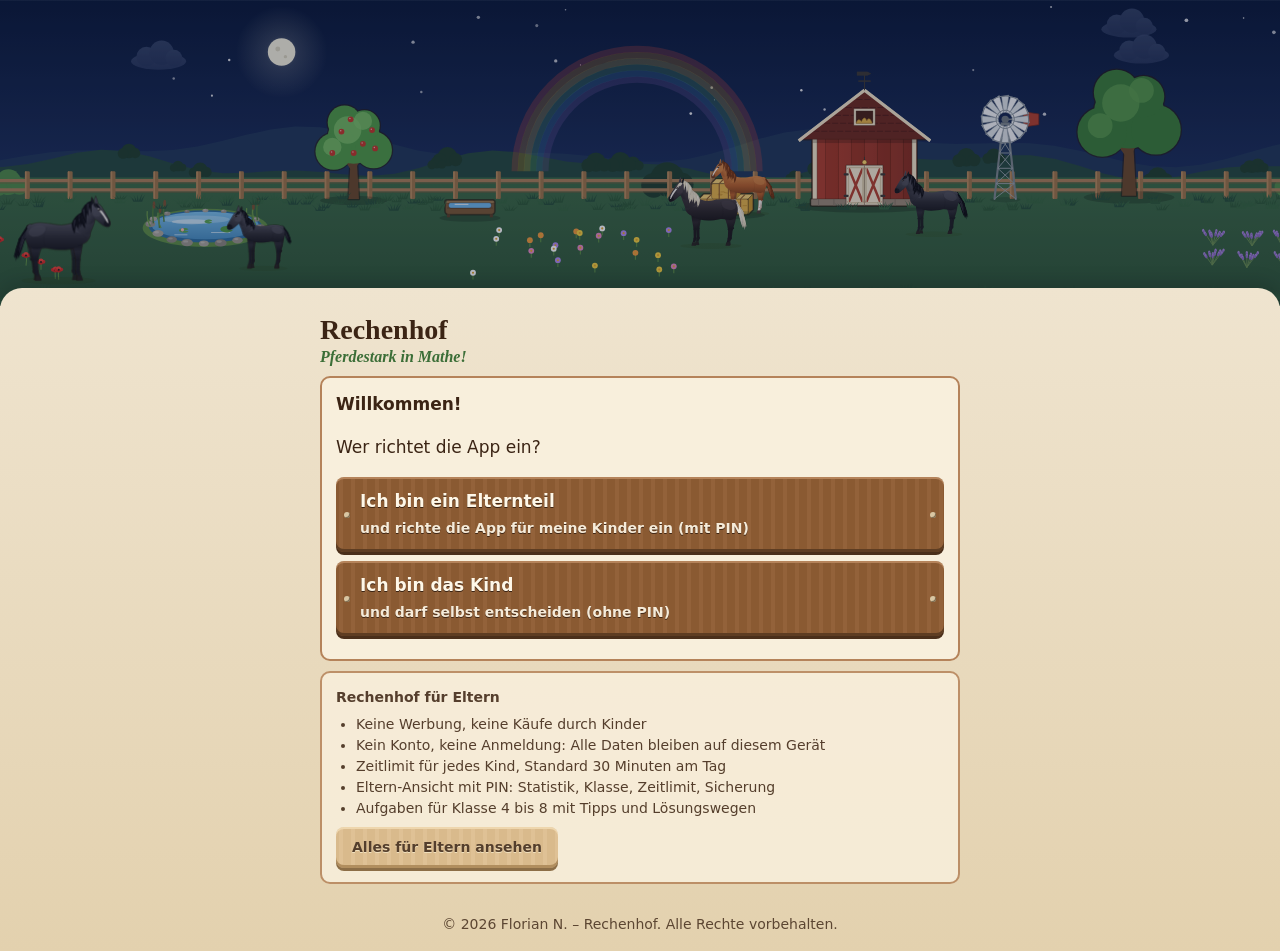
<file: index.html>
<!DOCTYPE html>
<html lang="de">
<head>
<meta charset="utf-8">
<meta name="viewport" content="width=device-width, initial-scale=1">
<!-- Sicherheit (seit 2026-10-21): Nur Dateien der App selbst, kein Netzwerkzugriff nach außen, keine Fremdquellen, Formulare, Rahmen und Plug-ins gesperrt.
     'unsafe-inline' bleibt nötig, weil die App onclick-Attribute und style-Attribute nutzt.
     'file:' steht nur da, damit die App auch per Doppelklick auf die Datei läuft (dort passt 'self' nicht). Eine Webseite darf keine lokalen Dateien laden, im Netz bewirkt es nichts. -->
<meta http-equiv="Content-Security-Policy" content="default-src 'none'; script-src 'self' file: 'unsafe-inline'; style-src 'self' file: 'unsafe-inline'; img-src 'self' file: data: blob:; media-src 'self' file: data: blob:; connect-src 'self' file: data: blob:; manifest-src 'self' file:; worker-src 'self' blob:; base-uri 'none'; form-action 'none'; object-src 'none'; frame-src 'none'">
<title>Rechenhof – Mathe mit Pferd</title>
<meta name="theme-color" content="#4f8a4a">
<meta name="apple-mobile-web-app-capable" content="yes">
<meta name="apple-mobile-web-app-title" content="Rechenhof">
<link rel="manifest" href="manifest.webmanifest">
<link rel="icon" type="image/png" href="icon-192.png">
<link rel="apple-touch-icon" href="apple-touch-icon.png">
<link rel="stylesheet" href="style.css">
</head>
<body>
<svg id="hof" class="hof" aria-hidden="true"></svg>
<div id="fly" hidden><button onclick="flyOff()">Landen</button><span>Wische zum Umschauen, tippe auf ein Pferd.</span></div>
<main id="app"></main>
<script src="aufgaben.js"></script>
<script src="pferd.js"></script>
<script src="hof.js"></script>
<script src="figur.js"></script>
<script src="zeichnung.js"></script>
<script src="qr.js"></script>
<script src="training.js"></script>
<script src="pflege.js"></script>
<script src="menue.js"></script>
<script src="app.js"></script>
<script>
// Offline-Nutzung: nur wenn die App über http(s) geladen wird (nicht per Doppelklick auf die Datei)
if('serviceWorker' in navigator&&/^https?:$/.test(location.protocol))navigator.serviceWorker.register('sw.js').catch(()=>{});
</script>
</body>
</html>
</file>
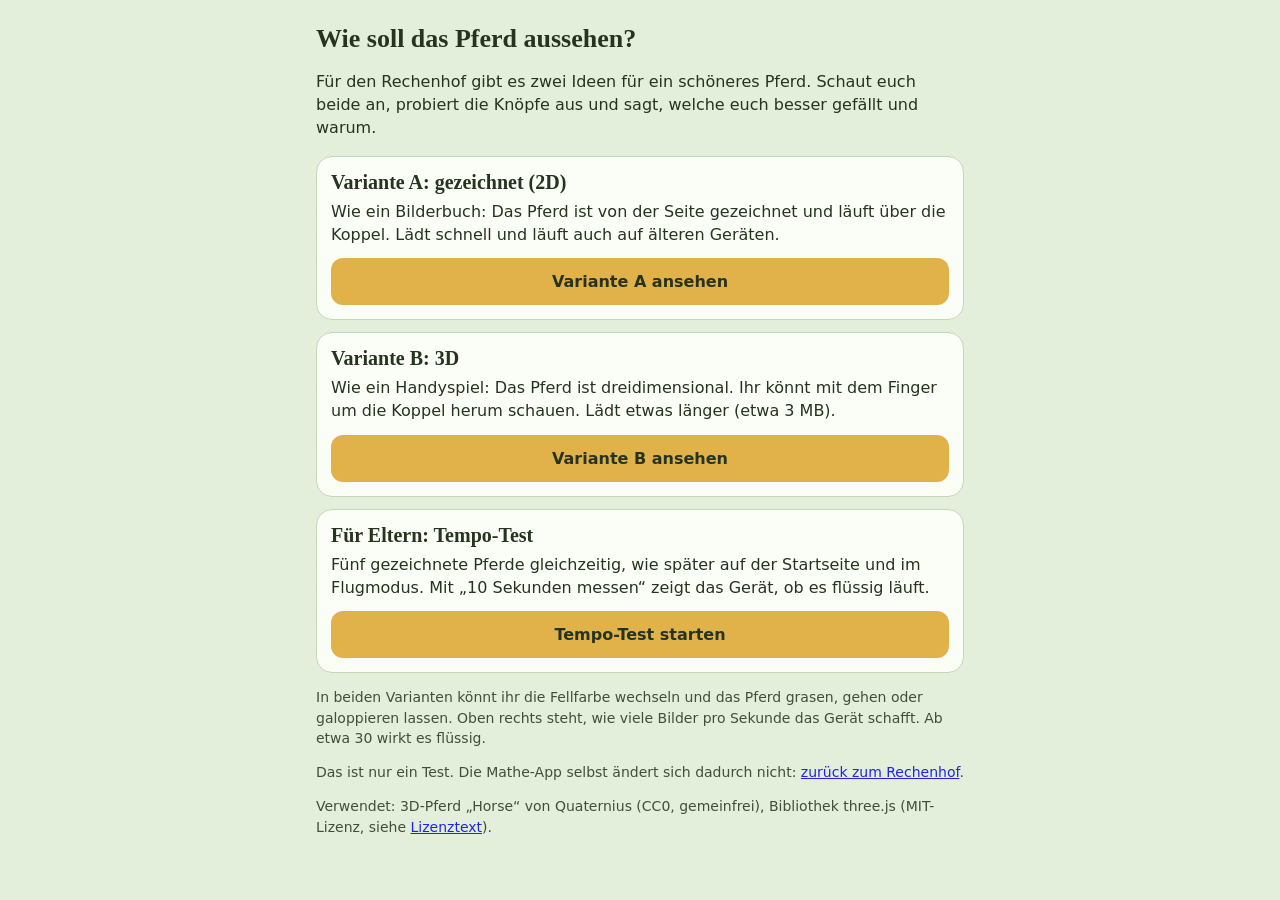
<file: studie/index.html>
<!DOCTYPE html>
<html lang="de">
<head>
<meta charset="utf-8">
<meta name="viewport" content="width=device-width, initial-scale=1">
<title>Rechenhof: Wie soll das Pferd aussehen?</title>
<meta name="theme-color" content="#4f8a4a">
<link rel="icon" type="image/png" href="../icon-192.png">
<link rel="stylesheet" href="studie.css">
</head>
<body>
<div class="seite">
<h1>Wie soll das Pferd aussehen?</h1>
<p>Für den Rechenhof gibt es zwei Ideen für ein schöneres Pferd. Schaut euch beide an, probiert die Knöpfe aus und sagt, welche euch besser gefällt und warum.</p>

<div class="karte">
<h2>Variante A: gezeichnet (2D)</h2>
<p>Wie ein Bilderbuch: Das Pferd ist von der Seite gezeichnet und läuft über die Koppel. Lädt schnell und läuft auch auf älteren Geräten.</p>
<a class="gross" href="2d.html">Variante A ansehen</a>
</div>

<div class="karte">
<h2>Variante B: 3D</h2>
<p>Wie ein Handyspiel: Das Pferd ist dreidimensional. Ihr könnt mit dem Finger um die Koppel herum schauen. Lädt etwas länger (etwa 3 MB).</p>
<a class="gross" href="3d.html">Variante B ansehen</a>
</div>

<div class="karte">
<h2>Für Eltern: Tempo-Test</h2>
<p>Fünf gezeichnete Pferde gleichzeitig, wie später auf der Startseite und im Flugmodus. Mit „10 Sekunden messen“ zeigt das Gerät, ob es flüssig läuft.</p>
<a class="gross" href="herde.html">Tempo-Test starten</a>
</div>

<p class="klein">In beiden Varianten könnt ihr die Fellfarbe wechseln und das Pferd grasen, gehen oder galoppieren lassen. Oben rechts steht, wie viele Bilder pro Sekunde das Gerät schafft. Ab etwa 30 wirkt es flüssig.</p>
<p class="klein">Das ist nur ein Test. Die Mathe-App selbst ändert sich dadurch nicht: <a href="../">zurück zum Rechenhof</a>.</p>
<p class="klein">Verwendet: 3D-Pferd „Horse“ von Quaternius (CC0, gemeinfrei), Bibliothek three.js (MIT-Lizenz, siehe <a href="lib/LICENSE-three.txt">Lizenztext</a>).</p>
</div>
</body>
</html>
</file>
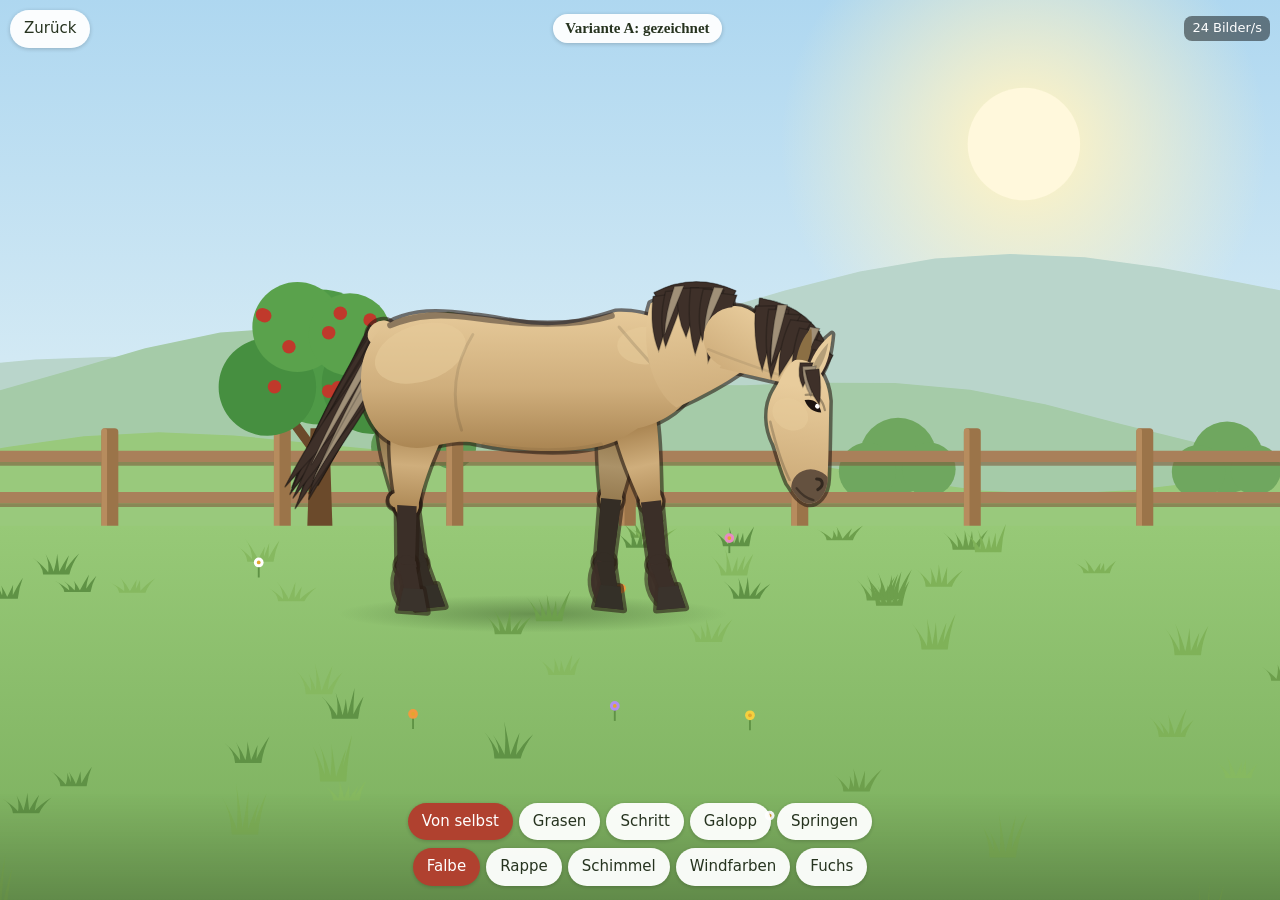
<file: studie/2d.html>
<!DOCTYPE html>
<html lang="de">
<head>
<meta charset="utf-8">
<meta name="viewport" content="width=device-width, initial-scale=1">
<title>Variante A: gezeichnet (2D)</title>
<meta name="theme-color" content="#4f8a4a">
<link rel="icon" type="image/png" href="../icon-192.png">
<link rel="stylesheet" href="studie.css">
</head>
<body>
<div id="szene">
 <svg id="bild" xmlns="http://www.w3.org/2000/svg" role="img" aria-label="Ein Pferd auf der Koppel"></svg>
 <div class="oben"><a class="knopf" href="./">Zurück</a><span class="titel">Variante A: gezeichnet</span><span id="fps" class="fps">–</span></div>
</div>
<div class="leiste">
 <div class="reihe" id="bew">
  <button data-m="auto" class="an">Von selbst</button><button data-m="graze">Grasen</button><button data-m="walk">Schritt</button><button data-m="gallop">Galopp</button><button data-m="jump">Springen</button>
 </div>
 <div class="reihe" id="fell">
  <button data-f="falbe" class="an">Falbe</button><button data-f="rappe">Rappe</button><button data-f="schimmel">Schimmel</button><button data-f="wind">Windfarben</button><button data-f="fuchs">Fuchs</button>
 </div>
</div>
<script src="2d.js"></script>
</body>
</html>
</file>
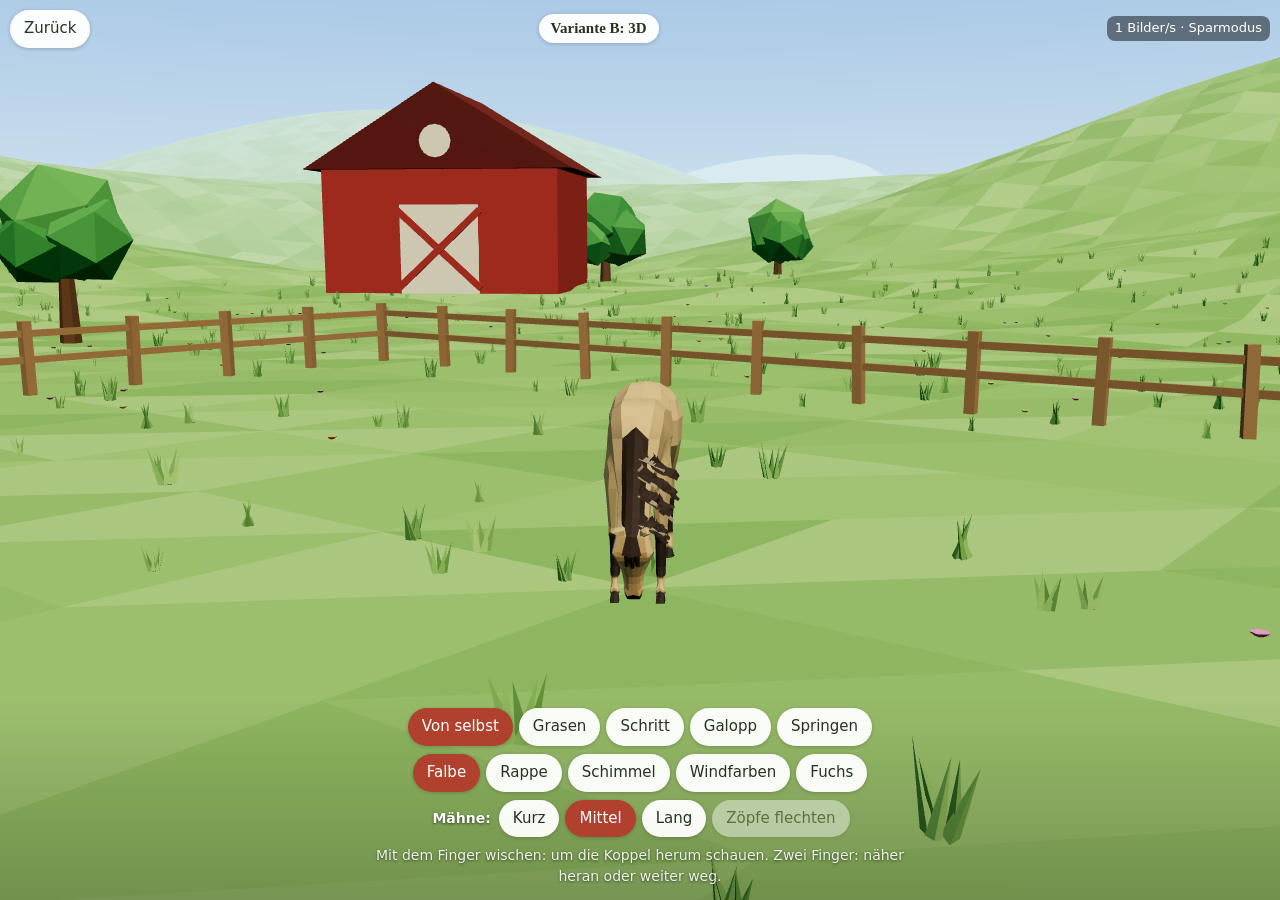
<file: studie/3d.html>
<!DOCTYPE html>
<html lang="de">
<head>
<meta charset="utf-8">
<meta name="viewport" content="width=device-width, initial-scale=1">
<title>Variante B: 3D</title>
<meta name="theme-color" content="#4f8a4a">
<link rel="icon" type="image/png" href="../icon-192.png">
<link rel="stylesheet" href="studie.css">
<script type="importmap">{"imports":{"three":"./lib/three.module.js","three/addons/":"./lib/addons/"}}</script>
</head>
<body>
<div id="szene">
 <div id="laden">Das Pferd wird geladen …</div>
 <div class="oben"><a class="knopf" href="./">Zurück</a><span class="titel">Variante B: 3D</span><span id="fps" class="fps">–</span></div>
</div>
<div class="leiste">
 <div class="reihe" id="bew">
  <button data-m="auto" class="an">Von selbst</button><button data-m="graze">Grasen</button><button data-m="walk">Schritt</button><button data-m="gallop">Galopp</button><button data-m="jump">Springen</button>
 </div>
 <div class="reihe" id="fell">
  <button data-f="falbe" class="an">Falbe</button><button data-f="rappe">Rappe</button><button data-f="schimmel">Schimmel</button><button data-f="wind">Windfarben</button><button data-f="fuchs">Fuchs</button>
 </div>
 <div class="reihe" id="maehne">
  <span class="etikett">Mähne:</span><button data-l="kurz">Kurz</button><button data-l="mittel" class="an">Mittel</button><button data-l="lang">Lang</button><button id="zopf" disabled>Zöpfe flechten</button>
 </div>
 <p class="hinweis klein">Mit dem Finger wischen: um die Koppel herum schauen. Zwei Finger: näher heran oder weiter weg.</p>
</div>
<script type="module" src="3d.js"></script>
</body>
</html>
</file>
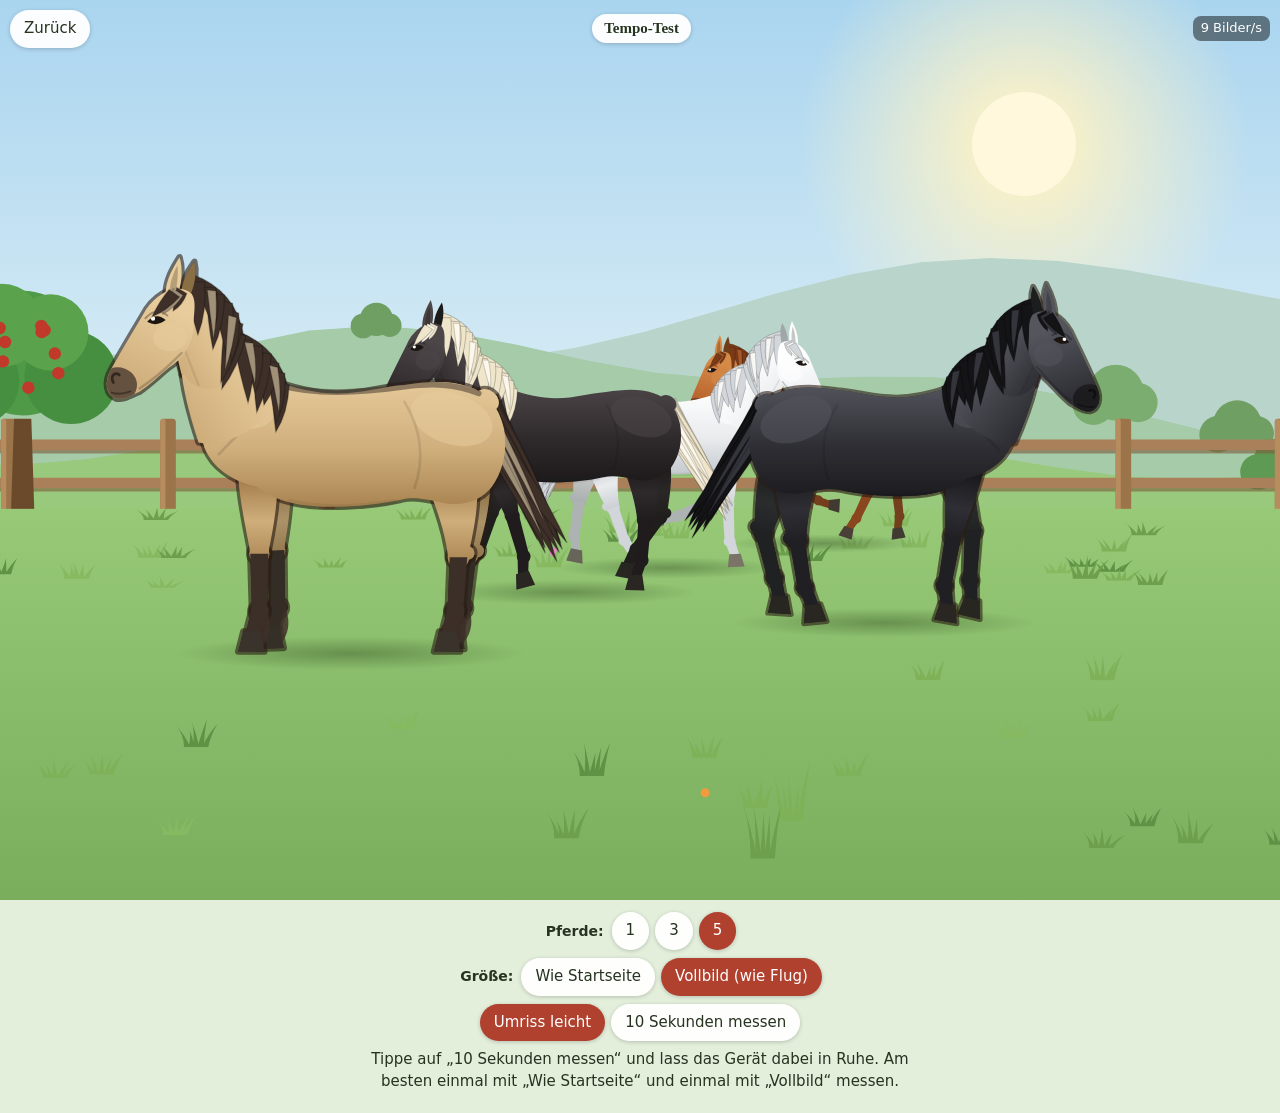
<file: studie/herde.html>
<!DOCTYPE html>
<html lang="de">
<head>
<meta charset="utf-8">
<meta name="viewport" content="width=device-width, initial-scale=1">
<title>Tempo-Test: fünf gezeichnete Pferde</title>
<meta name="theme-color" content="#4f8a4a">
<link rel="icon" type="image/png" href="../icon-192.png">
<link rel="stylesheet" href="studie.css">
<style>
 #szene.kopf{height:34vh;height:34dvh;min-height:210px;max-height:360px}
 #ergebnis{max-width:560px;margin:0 auto;text-align:center;font-size:15px}
 #ergebnis b{font-size:18px}
 .leiste.fest{position:static;background:none;padding:12px 10px 20px}
 .leiste.fest .hinweis,.leiste.fest .etikett{color:inherit;text-shadow:none}
</style>
</head>
<body>
<div id="szene">
 <svg id="bild" xmlns="http://www.w3.org/2000/svg" role="img" aria-label="Fünf Pferde auf der Koppel"></svg>
 <div class="oben"><a class="knopf" href="./">Zurück</a><span class="titel">Tempo-Test</span><span id="fps" class="fps">–</span></div>
</div>
<div class="leiste fest">
 <div class="reihe" id="anzahl"><span class="etikett">Pferde:</span><button data-n="1">1</button><button data-n="3">3</button><button data-n="5" class="an">5</button></div>
 <div class="reihe" id="groesse"><span class="etikett">Größe:</span><button data-g="kopf">Wie Startseite</button><button data-g="voll" class="an">Vollbild (wie Flug)</button></div>
 <div class="reihe"><button id="umriss" class="an">Umriss an</button><button id="messen">10 Sekunden messen</button></div>
 <p id="ergebnis" class="hinweis">Tippe auf „10 Sekunden messen“ und lass das Gerät dabei in Ruhe. Am besten einmal mit „Wie Startseite“ und einmal mit „Vollbild“ messen.</p>
</div>
<script src="herde.js"></script>
</body>
</html>
</file>
<file: style.css>
:root{--bg:#e3eedb;--ink:#26331f;--bar:#b0412f;--hay:#e2b24a;--gr:#4f8a4a;--card:#fbfdf7;--line:#c5d6ba;--sky:#cfe5ef;--h1:#8fbf7c;--h2:#a9cf98}
@media(prefers-color-scheme:dark){:root{--bg:#1a281b;--ink:#e8f0e2;--card:#25392a;--line:#3f5a40;--sky:#223a4c;--h1:#2f5a3a;--h2:#3a6b45}}
*{box-sizing:border-box}
body{margin:0;background:var(--bg);color:var(--ink);font:17px/1.5 "Trebuchet MS","Segoe UI",system-ui,sans-serif}
/* Weide als Hintergrund: Szene oben fest, Inhalt schiebt sich wie ein Blatt darüber */
main{position:relative;z-index:1;margin:0;margin-top:calc(var(--wh,0px) - 18px);padding:18px 16px 48px;min-height:calc(100vh - var(--wh,0px) + 18px);background:var(--bg);border-radius:22px 22px 0 0;box-shadow:0 -6px 18px #0002}
.in{max-width:640px;margin:0 auto}
body.nohof main{margin-top:0;min-height:100vh;border-radius:0;box-shadow:none}
.hof{position:fixed;left:0;top:0;width:100%;height:var(--wh,0px);z-index:0;display:none;touch-action:pan-y;background:#cfe5ef}
body.fly{overflow:hidden}
body.fly .hof{height:100%;z-index:60;touch-action:none;cursor:grab}
body.fly main{display:none}
#fly{position:fixed;left:10px;top:10px;z-index:70;display:flex;gap:10px;align-items:center;flex-wrap:wrap;max-width:calc(100% - 20px)}
#fly[hidden]{display:none}
#fly span{color:#fff;font-size:14px;text-shadow:0 1px 3px #000a}
#fly button{background:#fffd;color:#26331f;border:0}
/* Countdown vor der Hof-Sperre: unten in der Mitte, auch über dem Rundflug */
#sperre{position:fixed;left:50%;bottom:18px;transform:translateX(-50%);z-index:80;background:#fffbe9;color:#26331f;border:2px solid #e2b24a;border-radius:16px;padding:8px 16px;font-size:17px;box-shadow:0 4px 14px #0003;white-space:nowrap}
#sperre b{display:inline-block;min-width:1.4em;text-align:center;font-size:22px;color:#b0412f}
#sperre[hidden]{display:none}
h1{font:700 28px "Palatino Linotype",Palatino,Georgia,serif;margin:8px 0}h2{font:700 20px "Palatino Linotype",Palatino,Georgia,serif;margin:20px 0 8px}
.card{background:var(--card);border:1px solid var(--line);border-radius:14px;padding:14px;margin:10px 0}
button,select,input{font:inherit;color:inherit}
button{background:var(--bar);color:#fff;border:0;border-radius:10px;padding:10px 16px;cursor:pointer}
button.alt{background:transparent;color:var(--ink);border:1px solid var(--line)}
button.go{background:var(--hay);color:#26331f;font-weight:700}
button.big{width:100%;text-align:left;margin:6px 0;display:flex;justify-content:space-between;align-items:center;background:var(--card);color:var(--ink);border:1px solid var(--line)}
button:focus-visible,input:focus-visible,select:focus-visible{outline:3px solid var(--hay);outline-offset:2px}
input,select{background:var(--card);border:1px solid var(--line);border-radius:10px;padding:10px;margin:4px 4px 4px 0}
.row{display:flex;gap:8px;flex-wrap:wrap;align-items:center}.sp{justify-content:space-between}
.dots i{display:inline-block;width:10px;height:10px;border-radius:50%;background:var(--line);margin-left:3px}.dots i.on{background:var(--gr)}
.bar{height:10px;background:var(--line);border-radius:5px;overflow:hidden}.bar b{display:block;height:100%;background:var(--hay)}
.scene{width:100%;border-radius:14px;display:block}.q{font-size:clamp(17px,5vw,22px);white-space:pre-line;margin:12px 0}
#ans{font-size:clamp(19px,5.6vw,24px);width:100%;max-width:240px}
/* Koppeln-Ansicht: Karten je Koppel, Zeilen mit Pferden und Umzugsknöpfen */
.koppel.zu{opacity:.8}.pferdzeile{display:flex;justify-content:space-between;align-items:center;gap:6px;flex-wrap:wrap;padding:6px 0;border-top:1px solid var(--line)}
.card.pferdzeile{border-top:0;padding:8px 12px}button.klein{padding:4px 9px;font-size:13px;margin:2px 0 2px 4px}
/* Wunschbaum: Bild des eigenen Pferds bei den Abzeichen */
.abz{text-align:center;padding:4px}.abz svg{width:100%;max-width:200px}
/* Themen-Kategorien: Schulstoff, Mathe-Olympiade & Knobeln, aufklappbar Wiederholen */
.kat{font-size:15px;margin:14px 0 6px;color:var(--gr);text-transform:none}
details.wdh{margin-top:14px;border:1px solid var(--line);border-radius:12px;padding:6px 10px;background:var(--card)}
details.wdh summary{cursor:pointer;font-weight:bold;padding:6px 0}
/* Zeichnungen zu Geometrie-Aufgaben (zeichnung.js), Farben passen sich an Hell und Dunkel an */
.zeich{display:block;width:100%;max-width:340px;margin:10px 0 0;background:var(--card);border:1px solid var(--line);border-radius:12px}
.zeich .zf{fill:var(--bg);stroke:var(--ink);stroke-width:2;stroke-linejoin:round}
.zeich .zl{fill:none;stroke:var(--ink);stroke-width:1.4;stroke-linecap:round}
.zeich .zd{stroke-dasharray:5 4}.zeich .zdick{stroke-width:3}.zeich .zduenn{stroke-width:1;opacity:.55}
.zeich .zleiter{fill:none;stroke:#a0703c;stroke-width:4;stroke-linecap:round}
.zeich .zb{fill:none;stroke:var(--gr);stroke-width:1.6}.zeich .zbr{fill:none;stroke:var(--bar);stroke-width:2.2}
.zeich .zp{fill:var(--ink)}.zeich .zpa{fill:var(--hay);stroke:var(--ink);stroke-width:1.2}
.zeich text{font-size:14px;text-anchor:middle;dominant-baseline:middle;fill:var(--ink)}
/* Sudoku (seit 2026-10-19): Feld, markiertes Feld, dünne Linien, dicke Kastenlinien, vorgegebene Zahlen */
.zeich .zsf{fill:var(--card)}.zeich .zsm{fill:var(--hay);opacity:.45}.zeich .zsd{stroke:var(--ink);stroke-width:.6;opacity:.45}
.zeich .zsk{stroke:var(--ink);stroke-width:2.2}.zeich .zst{font-weight:600}
.zeich .zh{paint-order:stroke;stroke:var(--bg);stroke-width:5px;stroke-linejoin:round}
.zeich .zr{fill:var(--bar);font-weight:bold;font-size:15px}.zeich .zn{font-size:15px;font-style:italic;font-weight:bold}
/* Eingabefeld mit Einheit dahinter (z. B. °, cm, €) */
.antw{display:flex;align-items:center;gap:10px;max-width:300px}
/* Figuren winken beim Antippen (seit 2026-10-19) */
#hof .fig,.figmini{cursor:pointer}
/* Besuch per Code (seit 2026-10-20): QR-Code immer schwarz auf weiß (auch im dunklen Modus), mit Rand zum Scannen */
.qrbox{display:inline-block;background:#fff;padding:8px;border-radius:12px;line-height:0}.qr{display:block;max-width:100%;height:auto}
/* Kein blauer Tipp-Kasten und keine Markierung beim Antippen von Hof und Figur (Android-Browser, seit 2026-10-19) */
#hof,.figmini,.scene{-webkit-tap-highlight-color:transparent;-webkit-user-select:none;user-select:none;-webkit-touch-callout:none}
#hof:focus,#hof *:focus,.figmini:focus{outline:none}
/* Kopf der Aufgabe: Themenname darf umbrechen, der Apfelzähler bleibt oben rechts */
.qthema{flex:1;min-width:0;text-align:center}#apz{flex:none}.qthema .dots{white-space:nowrap}
.row.qkopf{flex-wrap:nowrap}
/* Antwortzeile (seit 2026-10-19): Eingabefeld mit Einheit und "Prüfen" nebeneinander, gleich hoch; Tipp als Link darunter */
.antwort{display:flex;gap:10px;align-items:stretch;max-width:440px;margin:8px 0 2px}
.antwort .antw{flex:1;min-width:0;max-width:none}.antwort #ans{max-width:none;min-width:0;margin:0}
/* Fokusrahmen um das ganze Antwortfeld samt Einheit (seit 2026-10-28, Brain Dump): Vorher lag er nur um das Eingabefeld darin,
   schnitt so den Rahmen des Felds und endete vor der Einheit (z. B. €). :focus-within statt :has() und beim Feld nur :focus
   (eine Liste mit :focus-visible würden Browser ohne :focus-visible ganz verwerfen), damit es auch ältere Browser können. */
.antwort .antw:focus-within{outline:3px solid var(--hay);outline-offset:2px}
.antwort .antw #ans:focus{outline:none}
button.pruefen{padding:0 22px;font-size:18px;flex:none}
button.tipp{background:none;color:var(--ink);border:0;padding:8px 2px;font-size:15px;opacity:.75;text-decoration:underline;text-underline-offset:3px}
.einheit{font-size:clamp(19px,5.6vw,24px);font-weight:bold;white-space:nowrap}
.ok{color:var(--gr)}.no{color:var(--bar)}.small{font-size:14px;opacity:.85}
.badge{display:inline-block;background:var(--hay);color:#26331f;border-radius:14px;padding:2px 12px;margin:3px;font-size:14px}
.badge.off{background:var(--line);color:var(--ink);opacity:.6}
.grid{display:grid;grid-template-columns:repeat(auto-fill,minmax(110px,1fr));gap:8px}
.pick{background:var(--card);color:var(--ink);border:2px solid var(--line);border-radius:12px;padding:6px;text-align:center;font-size:14px}
button:disabled{opacity:.55;cursor:not-allowed}.pick.gesperrt svg{filter:grayscale(1) opacity(.7)}
.pick.on{border-color:var(--bar)}.pick svg{width:100%;display:block}
.ap{display:inline-flex;align-items:center;gap:4px;font-weight:700}
@keyframes jump{0%,100%{transform:translateY(0)}40%{transform:translateY(calc(var(--a)*-1))}}@keyframes gal{0%,100%{transform:translateX(0)}50%{transform:translateX(var(--a))}}@keyframes wig{0%,100%{transform:rotate(0)}25%{transform:rotate(-5deg)}75%{transform:rotate(5deg)}}@keyframes aus{0%,40%,80%,100%{transform:translateY(0)}20%,60%{transform:translateY(calc(var(--a)*-1))}}
.an-jump,.an-hop{animation:jump .9s ease-out .5s}.an-gal{animation:gal 1.2s ease-in-out .5s}.an-wig{animation:wig .8s ease-in-out .5s;transform-origin:160px 160px}.an-aus{animation:aus 1.1s ease-out .5s}.now{animation-delay:0s!important}
@keyframes hrt{0%{opacity:0;transform:translateY(0)}15%{opacity:1}100%{opacity:0;transform:translateY(-36px)}}.hrt{animation:hrt 1.3s ease-out both}
/* Gras im Wind (seit 2026-10-19): das vordere Gras wiegt sich, nicht bei ruhigem Hintergrund oder "Bewegung reduzieren" */
#hof #hv{animation:wind 3.4s ease-in-out infinite alternate;transform-box:fill-box;transform-origin:50% 100%}
@keyframes wind{from{transform:skewX(-7deg)}to{transform:skewX(6deg)}}
#hof.ruhig #hv{animation:none}
/* Aufgaben-Animationen (seit 2026-10-19) */
@keyframes rein{from{opacity:0;transform:translateY(14px)}to{opacity:1;transform:none}}
.rein{animation:rein .35s ease-out both}.rein2{animation:rein .35s ease-out .12s both}
.bar b{transition:width .6s ease}
@keyframes wackel{0%,100%{transform:translateX(0)}20%{transform:translateX(-7px)}40%{transform:translateX(6px)}60%{transform:translateX(-4px)}80%{transform:translateX(2px)}}
.wackel{animation:wackel .45s ease-in-out}
.funkeln{position:relative}.sterne{position:absolute;left:0;top:0;pointer-events:none}
.sterne i{position:absolute;left:var(--x);top:var(--y);width:13px;height:13px;background:var(--hay);clip-path:polygon(50% 0,61% 39%,100% 50%,61% 61%,50% 100%,39% 61%,0 50%,39% 39%);animation:funkel .9s ease-out var(--d) both}
@keyframes funkel{0%{opacity:0;transform:scale(.2) rotate(0)}40%{opacity:1;transform:scale(1.25) rotate(40deg)}100%{opacity:0;transform:scale(.4) rotate(90deg)}}
@keyframes pop{0%{transform:scale(.3);opacity:0}100%{transform:scale(1);opacity:1}}
.pop{animation:pop .5s cubic-bezier(.2,1.6,.4,1) .25s both}
#apz{display:inline-block}.puls{animation:puls .4s ease-out}@keyframes puls{50%{transform:scale(1.35)}}
.flugapfel{position:fixed;left:0;top:0;z-index:95;pointer-events:none;width:16px;height:16px}
.konfetti{position:fixed;inset:0;pointer-events:none;z-index:90;overflow:hidden}
.konfetti i{position:absolute;top:-30px;width:9px;height:14px;border-radius:2px;animation:fall var(--t) cubic-bezier(.3,.1,.6,1) var(--d) both}
.konfetti i.hu{width:auto;height:auto;background:none}
@keyframes fall{0%{transform:translateY(0) rotate(0);opacity:1}85%{opacity:1}100%{transform:translateY(105vh) rotate(var(--r));opacity:0}}
@media(prefers-reduced-motion:reduce){[class^=an-],.hrt,.rein,.rein2,.wackel,.sterne i,.pop,.puls,#hof #hv{animation:none}.sterne{display:none}.bar b{transition:none}}
/* Gezeichnetes Pferd (pferd.js): Farben kommen als CSS-Variablen vom jeweiligen Pferd.
   Umriss leicht (fest): Haare, Glanz und Details bekommen keinen Rand, hintere Pferde gar keinen. Sparmodus: Klasse ohneUmriss. */
.kK{fill:var(--gK)}.kN{fill:var(--gN)}.kN2{fill:var(--gN2)}.kH{fill:var(--gH)}.kKf{fill:var(--fk3)}.bO{fill:var(--gB)}.bOf{fill:var(--gBf)}.bU{fill:var(--u)}.bUf{fill:var(--fu)}
/* Weiße Socken je Bein (pferd.js), fernes Bein etwas dunkler */
.sock{fill:#f1eee6}.sockF{fill:#d4d1c8}
.hu{fill:var(--huf)}.hf{fill:var(--fhuf)}.ha1{fill:var(--h1);stroke:#000;stroke-opacity:.22;stroke-width:.8}.ha2{fill:var(--h2);stroke:#000;stroke-opacity:.18;stroke-width:.8}
.glanz{fill:var(--k1);opacity:.55}.maul{fill:var(--maul);opacity:.8}.beh{fill:var(--h1);opacity:calc(var(--beh) * .85)}.aal{fill:none;stroke:var(--u);stroke-width:3.4;stroke-linecap:round;opacity:var(--aal)}
.fleck{fill:#f4f1ea;opacity:var(--sch)}.blesse{fill:#f4f1ea;opacity:var(--bl)}.gummi2d{fill:var(--gu);stroke:#0004;stroke-width:.6}.schatten2d{fill:#2d4a1f;opacity:.22}
.umriss{stroke:#2a1d14;stroke-width:3.8;stroke-linejoin:round;opacity:.6;--ohneUm:none}.fuell{stroke:none}/* Deckkraft am ganzen Umriss statt je Teil (seit 2026-10-25): überlappende Striche werden nicht mehr dunkler (Kehle, Brust, Beinansätze) */
.ha1,.ha2,.glanz,.maul,.aal,.beh,.det,.fleck,.blesse,.gummi2d{display:var(--ohneUm,inline)}
.hinten .umriss,.ohneUmriss .umriss{display:none}
/* Copyright-Vermerk als Fußzeile unten auf jeder Seite (seit 2026-10-25).
   Seit 2026-10-27 am unteren Rand (Brain Dump): main ist eine Flex-Spalte und mindestens so hoch wie der freie Bildschirm, der Inhaltsblock .in
   wächst mit, die Zeile steht danach im normalen Textfluss. Auf kurzen Seiten landet sie am Bildschirmrand, auf langen nach dem Inhalt,
   und sie kann nichts überdecken (auch nicht bei großer Schrift). 100dvh nur, wo der Browser es kennt (sonst gilt 100vh von oben). */
main{display:flex;flex-direction:column;padding-bottom:16px}
#app>.in{flex:1 0 auto;width:100%}
.copyright{text-align:center;margin:20px 0 0;opacity:.8}
@supports (height:100dvh){main{min-height:calc(100dvh - var(--wh,0px) + 18px)}body.nohof main{min-height:100dvh}}
/* Während des Countdowns vor der Hof-Sperre (unten in der Mitte) die Zeile ausblenden, sie läge sonst darunter (Klasse aus countdown() in app.js) */
body.cdlauf .copyright{visibility:hidden}
/* Umriss der Hofgegenstände (hof.js, umrGruppe): .umr ist die Kopie mit dickem Strich unter der Zeichnung, .ufuell die Zeichnung ohne Strich, .uin mit feinen Innenlinien. Im Sparmodus fällt der Umriss weg. */
.umr{stroke:#2a1d14;stroke-width:1.7;stroke-linejoin:round;opacity:.6}.ufuell{stroke:none}.uin{stroke:#3a261466;stroke-width:.55;stroke-linejoin:round}.ohneUmriss .umr{display:none}
/* 3D-Fenster (nur ausgewachsene Pferde); im Wunschbaum bleibt es beim Scrollen oben stehen */
.d3{position:relative;height:220px;border-radius:14px;overflow:hidden;margin:10px 0;background:linear-gradient(#cfe5ef 0%,#e6f2ea 70%,#d8ebcc 100%);border:1px solid var(--line)}
.d3.kleb{position:sticky;top:6px;z-index:3;box-shadow:0 4px 14px #0003}
.d3 canvas{position:absolute;inset:0;width:100%;height:100%;display:block;cursor:grab}
.d3text,.d3fehler{position:absolute;inset:0;display:flex;align-items:center;justify-content:center;text-align:center;padding:12px;font-size:14px;color:#26331f;opacity:.8}
.d3fehler,.d3.bereit .d3text,.d3.fehler .d3text{display:none}.d3.fehler .d3fehler{display:flex}
@media(prefers-color-scheme:dark){.d3{background:linear-gradient(#2a4558 0%,#2c4a3a 70%,#2f5a3a 100%)}.d3text,.d3fehler{color:#e8f0e2}}
.gummi{display:inline-block;width:12px;height:12px;border-radius:50%;border:1px solid #0004;vertical-align:-1px}
table{width:100%;border-collapse:collapse;font-size:15px}td,th{padding:5px 4px;border-bottom:1px solid var(--line);text-align:left}
/* Schriftgröße nicht vom Browser aufblähen lassen (seit 2026-10-21) */
html{-webkit-text-size-adjust:100%;text-size-adjust:100%}
/* Wunschbaum (seit 2026-10-21): Trennlinien zwischen den Bereichen, Fortschrittsbalken zur Freischaltung, Bilder der Hof-Gegenstände */
section.wb{border-top:1px solid var(--line);margin-top:16px}section.wb>h2{margin-top:12px}
.xpb{position:relative;display:block;height:24px;margin:6px 0;border-radius:12px;background:var(--line);overflow:hidden;font-size:13px;line-height:24px;text-align:center;color:var(--ink)}
.xpb i{position:absolute;left:0;top:0;bottom:0;background:var(--hay);opacity:.6}.xpb span{position:relative;font-weight:bold}
.xpb.klein{height:16px;line-height:16px;font-size:11px;margin:4px 0 0}
svg.itb{display:block;width:100%;height:56px;margin:0 auto 4px}
/* Regen und Schnee als eigene Ebene über dem Hof (seit 2026-10-21): wird nur verschoben, nicht neu gezeichnet (schont das Fire-Tablet) */
#hwetter{position:fixed;left:0;top:0;width:100%;height:var(--wh,0px);z-index:0;pointer-events:none;overflow:hidden;display:none}
body.fly #hwetter{height:100%;z-index:61}body.nohof #hwetter{visibility:hidden}
#hwetter svg{position:absolute;left:0;top:-100%;width:100%;height:200%;will-change:transform;animation:fallen 1s linear infinite}
#hwetter .pendel{position:absolute;inset:0;animation:pendel 4.5s ease-in-out infinite alternate}
@keyframes fallen{from{transform:translateY(0)}to{transform:translateY(50%)}}
@keyframes pendel{from{transform:translateX(calc(var(--sw,0%) * -1))}to{transform:translateX(var(--sw,0%))}}
#hwetter.ruhig svg,#hwetter.ruhig .pendel{animation-play-state:paused}
/* Heuballen raschelt beim Antippen (seit 2026-10-21) */
#hof .raschel{animation:raschel .6s ease-in-out;transform-box:fill-box;transform-origin:50% 100%}
@keyframes raschel{0%,100%{transform:rotate(0)}20%{transform:rotate(-2deg)}40%{transform:rotate(2deg)}60%{transform:rotate(-1.5deg)}80%{transform:rotate(1deg)}}
@media(prefers-reduced-motion:reduce){#hwetter svg,#hwetter .pendel,#hof .raschel{animation:none}}
/* Hinweis beim Hineinscrollen mit etwas Abstand zum Bildschirmrand (seit 2026-10-21) */
#app p.no{scroll-margin:24px}
/* Training (seit 2026-10-22): Longierzirkel, Sterne, Zeitbalken */
.trsz{width:100%;max-width:560px;display:block;margin:8px auto;border-radius:14px}
.trs{color:#d9a21b;font-size:19px;letter-spacing:1px;white-space:nowrap}.trs i{font-style:normal;color:var(--line)}
.trk{padding:10px 12px}.trk .go{margin-top:6px}
.bar.trzeit{height:12px;margin:6px 0}.bar.trzeit b{transition:none;background:#e2b24a}
.trinfo{font-size:17px;margin:10px 0 4px}
/* PIN vergessen (seit 2026-10-22): kleines "i" auf der PIN-Seite, erst nach 5 schnellen Tipps sichtbar */
.pinkarte{position:relative}.pini{position:absolute;right:10px;top:10px;width:28px;height:28px;min-height:0;padding:0;border-radius:50%;font:italic bold 15px Georgia,serif;line-height:26px}
/* Erklärseite für Eltern und PIN-Sperre (seit 2026-10-24) */
ul.info{margin:6px 0 0;padding-left:20px}ul.info li{margin:5px 0}
.pinzu{border-color:#c0392b}.pinzu b{color:#c0392b}
button.big:disabled{opacity:.5}
/* Schulstoff "im Unterricht schon dran" in der Eltern-Ansicht (seit 2026-10-24) */
details.ndl{margin:6px 0}details.ndl summary{cursor:pointer;font-size:15px}.ndz{display:block;margin:4px 0;font-size:15px}.ndz input{width:auto;min-height:0;margin-right:6px}
/* Gesundheit und Pflege (seit 2026-10-25, pflege.js): Glücks-Hufeisen erscheint nach dem ersten Hufschmied */
@keyframes gpEin{from{opacity:0}to{opacity:1}}#hof .glueck.neu{animation:gpEin 1.2s ease-out}.gpk button{margin-top:6px}
/* Ansichten "Bunte Kacheln" (B) und "Turnier" (C), seit 2026-10-26 (menue.js). Klassen mit m vorn, damit nichts mit dem Rest kollidiert. */
/* --mgrau: Beschriftung der Leiste (C), --mleer: leere Sterne, --mgold: volle Sterne, --mon: aktiver Knopf der Leiste */
:root{--mrand:#eadfc6;--mgrau:#5f6155;--mleer:#a3a596;--mgold:#c08a10;--mon:#b0412f}
@media(prefers-color-scheme:dark){:root{--mrand:#3f5a40;--mgrau:#b6c2ae;--mleer:#6e8269;--mgold:#e8b84e;--mon:#f0b44a}}
button.mk{display:flex;align-items:center;gap:12px;width:100%;text-align:left;margin:8px 0;padding:10px 12px;color:var(--ink);background:var(--card);border:0;font-weight:400}
.mwt{flex:1;min-width:0}
/* Auswahlseite */
button.mwahl{justify-content:flex-start;gap:14px;padding:10px 12px}button.mwahl.on{border:2px solid var(--bar)}.mvor{flex:none;line-height:0}
.mlinks{justify-content:center;margin-top:16px}.mlinks button{padding:7px 13px;font-size:15px}
/* B: Kinder auf der Startseite, Kopf der Kind-Ansicht */
button.mkind{border-radius:18px;box-shadow:0 3px 10px #0002}button.mkind b{font-size:18px}
.mbild{width:76px;height:70px;border-radius:16px;display:grid;place-items:center;overflow:hidden;flex:none}.mbild svg{display:block}
.mkopf{display:flex;align-items:center;gap:10px;margin:10px 0 2px}.mkopf b{font-size:19px}
.mava{width:56px;height:56px;border-radius:50%;background:var(--card);box-shadow:0 2px 6px #0002;display:grid;place-items:end center;overflow:hidden;flex:none}.mava svg{display:block}
.mkt{flex:1;min-width:0;line-height:1.3}
/* B: Kacheln (helle Farben mit dunkler Schrift, auch im dunklen Modus) */
.mgrid{display:grid;grid-template-columns:1fr 1fr;gap:10px;margin:12px 0}
button.mkach{margin:0;flex-direction:column;align-items:flex-start;justify-content:space-between;gap:6px;min-height:96px;border-radius:16px;color:#26331f;font-weight:700;font-size:15px;line-height:1.25;box-shadow:0 3px 0 #0001,0 4px 10px #0001}
button.mkach .ms{display:block;font-weight:400;font-size:12.5px;opacity:.8;margin-top:3px}button.mkach .ms.mwarn{color:#a3271a;font-weight:700;opacity:1}
button.mkach.breit{grid-column:1/-1;flex-direction:row;justify-content:flex-start;align-items:center;gap:14px;min-height:76px;font-size:21px}
button.mf1{background:#ffe9a8}button.mf2{background:#d7efc6}button.mf3{background:#cfe6f6}button.mf4{background:#f6d6d0}button.mf5{background:#e7dcf6}button.mf6{background:#fdf0d6}button.mfg{background:linear-gradient(135deg,#e2b24a,#f3cf7a)}
/* B: Umschalter und Themen mit Ring */
.mseg{display:flex;background:var(--line);border-radius:12px;padding:3px;margin:8px 0 10px}
.mseg button{flex:1;background:transparent;color:var(--ink);padding:8px 4px;border-radius:9px;font-size:15px;font-weight:700}
.mseg button.on{background:var(--card);box-shadow:0 1px 4px #0002}
button.mtile{border:1px solid var(--line);border-radius:14px;padding:8px 12px;margin:7px 0;font-weight:700;box-shadow:0 2px 6px #0001}
.mring{width:38px;height:38px;flex:none}.mring .rg0{stroke:var(--line)}.mring text{fill:var(--ink)}
/* C: Startnummern, Karten mit Rosette, großer Knopf, kleine Kacheln */
button.mnr{border:2px solid var(--mrand);border-radius:14px}button.mnr b{font-size:18px}
/* Bild statt Startnummer (seit 2026-10-26): Pferdekopf, sonst Kopf der Figur, sonst die Nummer */
.mnr .nr{width:60px;height:58px;border-radius:8px;background:linear-gradient(#cfe6f6,#eaf4e2);color:#26331f;border:3px solid #26331f;display:grid;place-items:center;overflow:hidden;font:800 21px "Trebuchet MS",sans-serif;flex:none;box-shadow:2px 2px 0 #b0412f}
.mnr .nr svg{display:block}
button.mros{border:2px solid var(--mrand);border-radius:16px;font-size:17px}button.mros.mwarnk{border-color:#e2b24a}button.mros svg{flex:none}
button.mcta{justify-content:center;gap:10px;margin:14px 0 10px;padding:15px;border-radius:30px;background:var(--bar);color:#fff;font-weight:800;font-size:20px;box-shadow:0 4px 0 #7a2a1e}
.mmini{display:grid;grid-template-columns:repeat(3,1fr);gap:8px;margin:10px 0}
.mmini button.mk{flex-direction:column;justify-content:center;gap:2px;margin:0;padding:8px 4px;text-align:center;border:2px solid var(--mrand);border-radius:14px;font-size:13px;font-weight:700;line-height:1.2}
/* C: Themen mit Bändern und Sternen */
h3.mband{display:inline-block;padding:3px 18px 3px 9px;border-radius:4px;color:#fff;font-size:12.5px;font-weight:700;letter-spacing:.05em;text-transform:uppercase;margin:16px 0 2px;clip-path:polygon(0 0,100% 0,calc(100% - 9px) 50%,100% 100%,0 100%)}
button.mzeile{justify-content:space-between;margin:0;padding:12px 4px;border-radius:0;background:transparent;border-bottom:1px solid var(--line);font-weight:700;font-size:16px}
.msterne{color:var(--mgold);letter-spacing:1px;white-space:nowrap;font-size:16px}.msterne i{font-style:normal;color:var(--mleer)}
/* C: Leiste unten (fest), Platz für sie unter dem Inhalt, Countdown darüber */
.mleiste{position:fixed;left:0;right:0;bottom:0;z-index:50;display:flex;justify-content:center;background:var(--card);border-top:1px solid var(--line);box-shadow:0 -4px 12px #0001;padding:4px 0 calc(4px + env(safe-area-inset-bottom,0px))}
.mleiste button{flex:1;max-width:150px;display:flex;flex-direction:column;align-items:center;gap:1px;background:none;color:var(--mgrau);font-size:11.5px;font-weight:700;padding:4px 2px;border-radius:0}
.mleiste button.on{color:var(--mon)}.mleiste button:disabled{opacity:.4}
body.mitleiste main{padding-bottom:calc(80px + env(safe-area-inset-bottom,0px))}body.mitleiste #sperre{bottom:84px}
/* Ansicht A "Pferdehof" (seit 2026-10-26, Standard): Holzschilder auf Startseite, Kind-Ansicht und Rundenende (body.holz, gesetzt in ui()).
   Nur Aussehen, der Aufbau der Seiten bleibt. Knöpfe sind Bretter (dunkles Holz), .alt helles Holz, .go goldenes Brett, breite Knöpfe mit zwei Nägeln. */
/* --gr und --bar dunkler (hell) bzw. heller (dunkel), damit grüne und rote Hinweise auf dem Holzgrund gut lesbar bleiben */
body.holz{--bg:#eadcc0;--ink:#3b2414;--card:#f8efdc;--line:#cdb48a;--gr:#3b6e37;--bar:#9a3424}
body.holz main{background:linear-gradient(#efe4cf,#e3d1ae)}
@media(prefers-color-scheme:dark){body.holz{--bg:#251c14;--ink:#f1e3c8;--card:#35281c;--line:#5c4630;--gr:#8cc47c;--bar:#f08a74}body.holz main{background:linear-gradient(#2a2017,#1f1812)}}
body.holz main button{border:0;border-radius:8px;font-weight:700;color:#fff8e8;text-shadow:0 1px 0 #3b2414;
 background:repeating-linear-gradient(90deg,#8a5a32 0 3px,#93623a 3px 7px,#8a5a32 7px 12px),#8a5a32;box-shadow:inset 0 2px 0 #b5835a,inset 0 -3px 0 #5e3d22,0 3px 0 #4a2f1a}
body.holz main button.alt{color:#3b2414;text-shadow:0 1px 0 #f3e2c0;background:repeating-linear-gradient(90deg,#d8b585 0 3px,#dfbe90 3px 7px,#d8b585 7px 12px),#d8b585;box-shadow:inset 0 2px 0 #f0d6ac,inset 0 -3px 0 #a9824f,0 3px 0 #7d5c34}
body.holz main button.go{color:#3b2414;text-shadow:0 1px 0 #f7e2a6;background:repeating-linear-gradient(90deg,#d9a73c 0 3px,#e2b24a 3px 7px,#d9a73c 7px 12px),#e2b24a;box-shadow:inset 0 2px 0 #f3cf7a,inset 0 -3px 0 #a87b22,0 3px 0 #7a5716}
body.holz main button.big{position:relative;padding:12px 24px;margin:9px 0}
body.holz main button.big::before,body.holz main button.big::after{content:"";position:absolute;top:50%;width:6px;height:6px;margin-top:-3px;border-radius:50%;background:#d9c7a3;box-shadow:inset -1px -1px 0 #7a6a50}
body.holz main button.big::before{left:8px}body.holz main button.big::after{right:8px}
body.holz main button.big .small{opacity:.92}body.holz main button:disabled{opacity:.55}
/* Ausnahmen: verstecktes "i" der PIN-Seiten bleibt rund, die Karte der PIN-Sperre behält ihren roten Rand */
body.holz main button.pini{border-radius:50%}body.holz .card.pinzu{border-color:#c0392b}
/* Stufe als Hufeisen statt Punkte */
body.holz .dots i{width:12px;height:11px;border-radius:6px 6px 0 0;background:none;border:2.5px solid #c9bfa8;border-bottom:0;margin-left:3px}
body.holz .dots i.on{border-color:#e2b24a}
/* Überschriften der Themengruppen mit gestrichelter Holzleiste */
/* Kapitälchen statt Großbuchstaben: der Text bleibt normal geschrieben (Vorlesen, angezeigter Text) */
body.holz h3.kat{font:700 15px Georgia,serif;font-variant:small-caps;letter-spacing:.05em;color:#6b4423;margin:18px 0 4px;display:flex;align-items:center;gap:8px}
body.holz h3.kat::after{content:"";flex:1;height:2px;background:repeating-linear-gradient(90deg,#8a5a32 0 6px,transparent 6px 10px)}
body.holz .card,body.holz details.wdh{border:2px solid #b5835a;border-radius:10px}
body.holz input,body.holz select{border-color:#b5835a}
@media(prefers-color-scheme:dark){body.holz h3.kat{color:#dcc092}body.holz h3.kat::after{background:repeating-linear-gradient(90deg,#b5835a 0 6px,transparent 6px 10px)}body.holz .card,body.holz details.wdh{border-color:#6e5136}}
/* Startseite: Boxentür (Stroh, Pferd schaut heraus) und Namensschild */
body.holz main button.big.hbox{justify-content:flex-start;gap:12px;padding:9px 24px 9px 20px}
.htuer{width:66px;height:60px;flex:none;border-radius:6px;background:linear-gradient(#efdcaa,#d9bf80);border:4px solid #5e3d22;box-shadow:inset 0 0 0 1px #3b2414;display:grid;place-items:end center;overflow:hidden}
.htuer svg{display:block;width:62px;height:auto;max-height:58px}
.hschild{flex:1;min-width:0;background:#f5e7c8;color:#3b2414;text-shadow:none;border-radius:6px;padding:4px 10px;box-shadow:inset 0 0 0 2px #b5835a;font-weight:400;line-height:1.3}
.hschild b{display:block;font:700 18px Georgia,"Palatino Linotype",serif}.hschild .small{display:block}
.hbox .ap{flex:none}
/* Werbespruch unter dem App-Namen (seit 2026-10-26, „Rechenhof“ – „Pferdestark in Mathe!“) */
p.spruch{margin:-6px 0 10px;font:italic 700 16px "Palatino Linotype",Palatino,Georgia,serif;color:var(--gr)}
/* ---------- Aufgabenseiten je Ansicht (seit 2026-10-26, aufgabeSeite in menue.js) ---------- */
.qbild{max-width:300px}.qloes{white-space:pre-line;font-size:16px}
.qhufe i.neu,.qseg i.neu{animation:pop .5s cubic-bezier(.2,1.6,.4,1) both}
/* A Pferdehof: Schiefertafel im Holzrahmen, Hufeisen, Stempel, Tipp als Zettel (Knöpfe in Holz über body.holz) */
.qhufe{display:flex;justify-content:center;gap:5px;margin:10px 0 4px}
.qhufe i{width:15px;height:14px;border:3px solid #c9bfa8;border-bottom:0;border-radius:8px 8px 0 0}
.qhufe i.ok{border-color:#e2b24a}.qhufe i.no{border-color:#b0412f}.qhufe i.jetzt{border-color:#3b2414}
.qtafel{position:relative;margin:10px 0 18px;padding:10px 14px 16px;border-radius:8px;background:radial-gradient(circle at 30% 20%,#3f5a48,#2d4436);color:#f4f1e6;border:8px solid #8a5a32;box-shadow:inset 0 0 0 2px #5e3d22,0 4px 0 #4a2f1a}
.qtafel .qinfo{font-variant:small-caps;letter-spacing:.04em;margin:0 0 4px;opacity:.85}
.qtafel .q{font-family:"Segoe Print","Comic Sans MS","Trebuchet MS",sans-serif;color:#f4f1e6;margin:6px 0}
.qtafel .zeich{margin:8px 0 2px}
.qdein{font-family:"Segoe Print","Comic Sans MS","Trebuchet MS",sans-serif;font-weight:700;font-size:18px;margin:6px 0 0}.qdein.ok{color:#9fd18f}.qdein.no{color:#ffb3a4}
.qstempel{position:absolute;right:10px;top:-14px;transform:rotate(-10deg);border:3px solid #9fd18f;color:#9fd18f;border-radius:8px;padding:0 10px;font-weight:800;font-size:19px;background:#2d4436}
.qstempel.no{border-color:#ff9a86;color:#ff9a86}
/* Kreide liegt auf der unteren Rahmenleiste (seit 2026-10-28, Brain Dump: hing vorher halb unter dem Rahmen) */
.qtafel .kreide{position:absolute;right:18px;bottom:-6.5px;width:30px;height:5px;border-radius:2.5px;background:#f6f3ea;box-shadow:0 1px 0 #0004}
/* Rahmen als Schatten nach innen: Feld und "Prüfen" sind so genau gleich hoch */
.qa .antwort{max-width:none}.qa .antw{background:#fffaf0;border:0;box-shadow:inset 0 0 0 2px #8a5a32;border-radius:8px;padding:0 10px;align-items:stretch}
.qa #ans{border:0;background:transparent;font-weight:700;color:#3b2414;margin:0;padding:10px 0}.qa .einheit{color:#6b4423;align-self:center}
body.holz main .qa button.tipp,.qa .qhinweis{display:inline-block;margin:12px 4px 4px;padding:6px 14px;background:#fff6b0;color:#3b2414;text-shadow:none;border-radius:2px;box-shadow:0 2px 4px #0002;transform:rotate(-1.5deg);font-weight:400;font-size:14px;text-decoration:none;opacity:1;position:relative}
body.holz main .qa button.tipp::before,.qa .qhinweis::before{content:"";position:absolute;left:50%;top:-5px;width:9px;height:9px;margin-left:-4px;border-radius:50%;background:#b0412f}
.qa .qhinweis{display:block;transform:rotate(-.6deg)}
/* B Bunte Kacheln: klare Karte, Striche, Rückmeldung als Leiste unten */
.qkopfb{display:flex;align-items:center;gap:8px}
button.qzu{width:40px;height:40px;flex:none;border-radius:50%;padding:0;background:var(--card);color:var(--ink);box-shadow:0 1px 4px #0002;font-weight:700;font-size:17px}
.qpill{flex:1;min-width:0;background:var(--card);border-radius:20px;padding:5px 12px;font-size:14px;font-weight:700;box-shadow:0 1px 4px #0001}.qpill .dots{white-space:nowrap}
.qseg{display:flex;gap:4px;margin:12px 0 10px}.qseg i{flex:1;height:8px;border-radius:4px;background:var(--line)}.qseg i.ok{background:#4f8a4a}.qseg i.no{background:#e08a77}.qseg i.jetzt{background:#e2b24a}
.qkarte{background:var(--card);border-radius:20px;padding:14px 16px 16px;box-shadow:0 6px 18px #0001,0 1px 3px #0001;margin:6px 0 12px}
.qkarte .small{margin:0}.qkarte .q{font-size:clamp(18px,5vw,22px);font-weight:700}
.qb .antwort{flex-direction:column;align-items:stretch;max-width:none;gap:12px;margin-top:12px}
.qb .antw,.qgegeben{display:flex;align-items:center;height:58px;border-radius:16px;background:var(--bg);border:2px solid #4f8a4a;padding:0 10px 0 16px;max-width:none}
.qb #ans{border:0;background:transparent;font-size:26px;font-weight:700;margin:0;padding:0;height:100%;max-width:none}
.qb .einheit,.qgegeben .einheit{margin-left:auto;background:#4f8a4a;color:#fff;border-radius:10px;padding:2px 10px;font-size:16px}
.qb button.pruefen{height:56px;border-radius:16px;font-size:19px;box-shadow:0 4px 0 #b38420;padding:0}
.qb button.tipp{display:block;margin:4px auto 0;text-decoration:none;font-weight:700;opacity:.85}.qb button.tipp:not(.qwarum)::before{content:"💡 "}
.qgegeben{margin-top:12px;font-size:26px;font-weight:700}.qgegeben.ok{background:#e3f2d9;color:#26331f}.qgegeben.no{border-color:#c0563f;background:#fbe6e1;color:#26331f}.qgegeben.no .einheit{background:#c0563f}
.qbanner{position:sticky;bottom:0;z-index:5;margin:14px -16px 0;padding:16px 16px 20px;border-radius:22px 22px 0 0;color:#fff;box-shadow:0 -4px 14px #0002}
.qbanner.ok{background:#4f8a4a}.qbanner.no{background:#c0563f}
.qbanner p.ok,.qbanner p.no{color:#fff;margin:0 0 8px;font-size:18px}
.qbanner button.qweiter{width:100%;height:50px;margin-top:4px;border-radius:14px;background:#fff;color:#26331f;font-size:18px}
.qb .qloes{background:var(--card);border-radius:16px;border:0;box-shadow:0 2px 8px #0001}
/* C Turniermodus: Parcours, Sprechblase, Zahlenblock */
button.qende{background:none;color:var(--ink);padding:6px 4px;font-weight:700}
.qparc{position:relative;height:56px;margin:4px 6px 0}
.qparc .boden{position:absolute;left:-6px;right:-6px;bottom:6px;height:4px;border-radius:2px;background:#a9cf98}
.qparc .hin{position:absolute;bottom:9px;width:14px;height:16px;margin-left:-7px;border-left:2px solid #f4f1ea;border-right:2px solid #f4f1ea}
.qparc .hin::before{content:"";position:absolute;left:-2px;right:-2px;top:3px;height:3px;border-radius:1px;background:repeating-linear-gradient(90deg,#b0412f 0 3px,#fff 3px 6px)}
.qparc .hin.ok::before{background:#4f8a4a}.qparc .hin.no::before{top:11px;transform:rotate(22deg);background:repeating-linear-gradient(90deg,#9a9a9a 0 3px,#fff 3px 6px)}
.qparc .hin.jetzt::before{box-shadow:0 0 0 1.5px #e2b24a}
.qpf{position:absolute;bottom:8px;width:40px;margin-left:-46px;line-height:0;transform-origin:50% 100%}.qpf svg{width:100%;height:auto}
.qpf.springt{margin-left:-20px;transform:translateY(-40%) rotate(-12deg)}
@keyframes qsprung{0%{transform:translate(-14px,0) rotate(0)}55%{transform:translate(-4px,-65%) rotate(-16deg)}100%{transform:translateY(-40%) rotate(-12deg)}}
.qpf.neu{animation:qsprung .6s ease-out both}
.qblase{position:relative;background:var(--card);border-radius:18px;padding:12px 14px;margin:12px 0;box-shadow:0 3px 10px #0001}
.qblase::before{content:"";position:absolute;left:28px;top:-9px;border:9px solid transparent;border-bottom-color:var(--card);border-top:0}
.qblase .small{margin:0}.qblase .q{margin:6px 0 0}
.qc .antwort{display:block;max-width:460px}
.qc .antw,.qc .qgegeben{display:flex;align-items:center;height:56px;border-radius:14px;background:var(--card);border:3px solid var(--ink);padding:0 14px;margin-bottom:10px;max-width:none}
.qc #ans{border:0;background:transparent;font-size:28px;font-weight:800;margin:0;padding:0;height:100%;max-width:none;min-width:0;flex:1}
.qc .einheit,.qc .qgegeben .einheit{margin-left:auto;background:none;color:var(--ink);opacity:.7;font-size:18px}
.qc .qgegeben.ok{border-color:#4f8a4a;color:#2e6a2a;background:var(--card)}.qc .qgegeben.no{border-color:#c0563f;color:#a33a26;background:var(--card)}
.qpad{display:grid;grid-template-columns:repeat(4,1fr);gap:7px}
.qpad button{height:52px;border-radius:12px;padding:0;background:var(--card);color:var(--ink);font-size:23px;font-weight:700;box-shadow:0 3px 0 var(--line)}
.qpad button.grau{background:var(--bg);font-size:19px}.qpad button:disabled{opacity:.4}
.qpad button.pruefen{grid-row:span 2;height:auto;background:var(--bar);color:#fff;font-size:16px;box-shadow:0 3px 0 #7a2a1e}
.qpad button.tipp{background:#fff6b0;color:#26331f;text-decoration:none;opacity:1;font-size:21px;padding:0}
.qerg{border-radius:16px;padding:12px 14px;margin:0 0 10px;color:#26331f}.qerg.ok{background:#d7efc6}.qerg.no{background:#f6d6d0}
.qerg p.ok,.qerg p.no{margin:0;color:#26331f}.qerg .card{background:transparent;border:0;padding:6px 0 0;margin:0;color:#26331f}.qerg button.tipp{color:#26331f}
.qc button.qweiter{width:100%;height:52px;border-radius:26px;font-size:18px;font-weight:800;background:var(--bar);color:#fff;box-shadow:0 4px 0 #7a2a1e}
@media(prefers-reduced-motion:reduce){.qhufe i.neu,.qseg i.neu,.qpf.neu,.qstempel.pop{animation:none}}
@media(prefers-color-scheme:dark){.qhufe i.jetzt{border-color:#f1e3c8}.qc .qgegeben.ok{color:#9fd18f}.qc .qgegeben.no{color:#ff9a86}}
/* Stempel ploppt auf und bleibt schräg (eigene Keyframes, .pop würde die Drehung überschreiben) */
@keyframes qstempel{0%{transform:rotate(-10deg) scale(.3);opacity:0}100%{transform:rotate(-10deg) scale(1);opacity:1}}
.qstempel.pop{animation:qstempel .5s cubic-bezier(.2,1.6,.4,1) .15s both}
</file>
<file: studie/studie.css>
/* Stil-Studie Pferdehof Mathe: gemeinsames Aussehen der Seiten */
*{box-sizing:border-box}
html,body{margin:0;background:#e3eedb;color:#26331f;font:16px/1.45 "Trebuchet MS","Segoe UI",system-ui,sans-serif}
h1{font:700 26px "Palatino Linotype",Palatino,Georgia,serif;margin:6px 0 10px}
h2{font:700 20px "Palatino Linotype",Palatino,Georgia,serif;margin:0 0 6px}
.seite{max-width:680px;margin:0 auto;padding:18px 16px 40px}
.karte{background:#fbfdf7;border:1px solid #c5d6ba;border-radius:16px;padding:14px;margin:12px 0}
.karte p{margin:6px 0 12px}
.gross{display:block;text-align:center;font-weight:700;background:#e2b24a;color:#26331f;border-radius:12px;padding:12px;text-decoration:none}
.klein{font-size:14px;opacity:.85}
/* Szene: im Querformat ganzer Bildschirm, im Hochformat oben mit Knöpfen darunter */
#szene{position:relative;width:100%;height:100vh;height:100dvh;overflow:hidden;background:#cfe5ef;touch-action:none;user-select:none;-webkit-user-select:none}
#szene svg,#szene canvas{display:block;width:100%;height:100%}
.oben{position:absolute;left:10px;top:10px;right:10px;display:flex;justify-content:space-between;align-items:center;gap:8px;z-index:5;pointer-events:none}
.oben>*{pointer-events:auto}
.knopf,button{font:inherit;font-size:15px;border:0;border-radius:999px;padding:8px 14px;background:#fffffff2;color:#26331f;box-shadow:0 1px 4px #0003;cursor:pointer;text-decoration:none;display:inline-block}
button.an{background:#b0412f;color:#fff}
button:disabled{opacity:.45;cursor:default}
.etikett{align-self:center;font-size:14px;font-weight:700;color:#fff;text-shadow:0 1px 3px #000a;padding:0 2px}
@media (orientation:landscape) and (max-height:520px){.leiste .hinweis{display:none}.leiste button{padding:6px 11px;font-size:14px}.leiste{gap:5px;padding-bottom:8px}}
button:focus-visible,.knopf:focus-visible{outline:3px solid #e2b24a;outline-offset:2px}
.fps{font-size:13px;background:#0007;color:#fff;border-radius:8px;padding:3px 8px}
.leiste{position:fixed;left:0;right:0;bottom:0;padding:10px 10px 14px;display:flex;flex-direction:column;gap:8px;align-items:center;z-index:5;background:linear-gradient(#0000,#0003)}
.leiste .hinweis{margin:0;color:#fff;text-shadow:0 1px 3px #000a}
.reihe{display:flex;flex-wrap:wrap;gap:6px;justify-content:center}
.titel{font:700 15px "Palatino Linotype",Georgia,serif;background:#fffffff2;border-radius:999px;padding:6px 12px;box-shadow:0 1px 4px #0003}
.hinweis{font-size:14px;text-align:center;max-width:560px;margin:0 auto}
#laden{position:absolute;inset:0;display:flex;align-items:center;justify-content:center;font-weight:700;background:#cfe5efcc;z-index:4}
@media (orientation:portrait){#szene{height:62vh;height:62dvh}.leiste{position:static;background:none;padding:12px 10px 20px}.leiste .hinweis{color:inherit;text-shadow:none}.etikett{color:inherit;text-shadow:none}}
</file>
